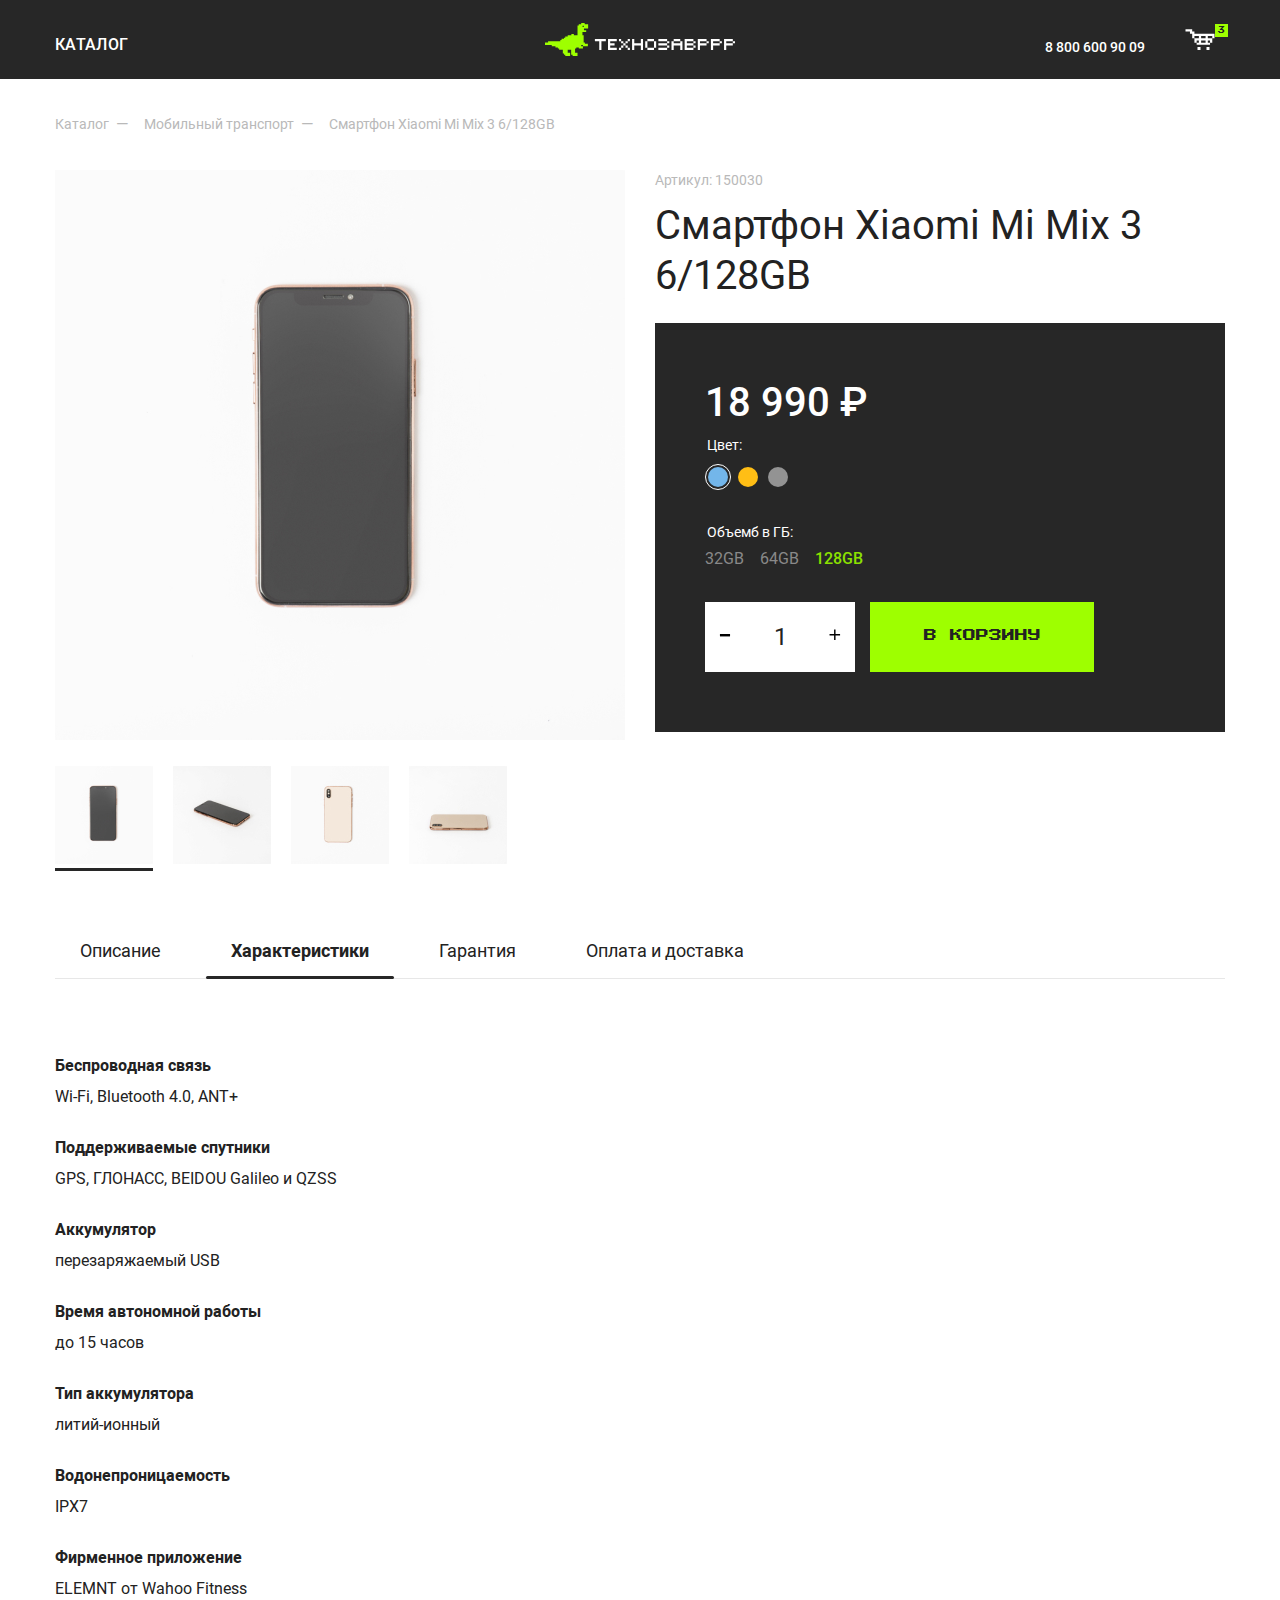
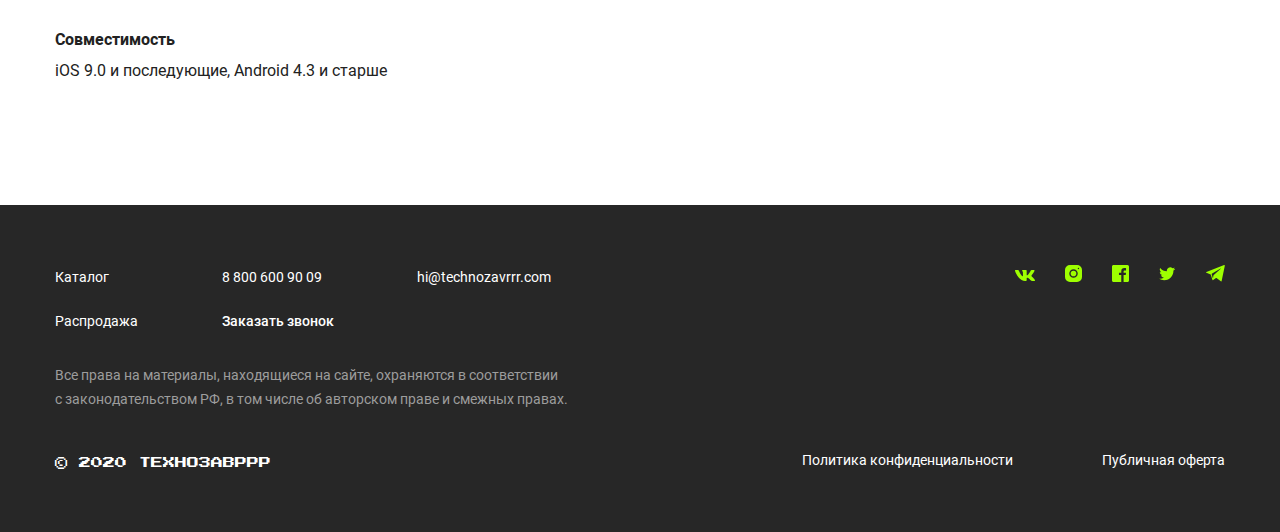
<file: item-property.html>
<!DOCTYPE html>
<html lang="ru">
<head>
  <meta charset="UTF-8">
  <meta name="viewport" content="width=device-width">
  <meta http-equiv="X-UA-Compatible" content="ie=edge">
  <link href="css/style.min.css" rel="stylesheet">
  <title>Каталог</title>
</head>
<body>
  <div style="display: none">
    <svg xmlns="http://www.w3.org/2000/svg" xmlns:xlink="http://www.w3.org/1999/xlink"><symbol id="icon-arrow-left" viewBox="0 0 8 14"><path d="M6 12H4v-2h2v2zm-2-2H2V8h2v2zM2 8H0V6h2v2zm2-2H2V4h2v2zm2-2H4V2h2v2zm2-2H6V0h2v2zm0 12H6v-2h2v2z"></path></symbol><symbol id="icon-arrow-right" viewBox="0 0 8 14"><path d="M2 2h2v2H2V2zm2 2h2v2H4V4zm2 2h2v2H6V6zM4 8h2v2H4V8zm-2 2h2v2H2v-2zm-2 2h2v2H0v-2zM0 0h2v2H0V0z"></path></symbol><symbol id="icon-arrow" viewBox="0 0 10 6"><path d="M1 1l4 4 4-4" stroke="#000" stroke-linecap="round"></path></symbol><symbol id="icon-cart" viewBox="0 0 29 21"><path d="M12 18v3h3v-3h-3zm9 0v3h3v-3h-3zM8.923 4.712V2.48h-2.23V.25H0v2.23h4.462v2.232h2.23v4.461h2.231v-2.23h4.462v2.23H8.923v4.462h2.23v-2.231h2.232v2.23h-2.231v2.231h13.384v-2.23h-2.23v-2.231h2.23v2.23h2.231v-4.46h-4.461V6.941h4.461v2.231H29v-4.46H8.923zm11.154 8.923h-4.462v-2.231h4.462v2.23zm0-4.462h-4.462v-2.23h4.462v2.23z"></path></symbol><symbol id="icon-close" viewBox="0 0 18 18"><path d="M17 1L1 17m16 0L1 1" stroke="#9D9D9D" stroke-width=".8"></path></symbol><symbol id="icon-facebook" viewBox="0 0 17 17"><path d="M15.454 0H1.545C.692 0 0 .692 0 1.545v13.91C0 16.308.692 17 1.545 17h7.728v-6.954H6.955V7.727h2.318V6.482c0-2.356 1.148-3.391 3.107-3.391.938 0 1.434.07 1.669.101V5.41h-1.336c-.831 0-1.122.439-1.122 1.328v.99h2.437l-.33 2.319H11.59V17h3.864c.853 0 1.545-.692 1.545-1.546V1.545A1.544 1.544 0 0015.454 0z"></path></symbol><symbol id="icon-insta" viewBox="0 0 17 17"><path d="M4.957 0A4.964 4.964 0 000 4.96v7.083A4.964 4.964 0 004.96 17h7.083A4.964 4.964 0 0017 12.04V4.957A4.964 4.964 0 0012.04 0H4.957zm8.501 2.833a.709.709 0 110 1.418.709.709 0 010-1.418zM8.5 4.25a4.254 4.254 0 014.25 4.25 4.254 4.254 0 01-4.25 4.25A4.254 4.254 0 014.25 8.5 4.254 4.254 0 018.5 4.25zm0 1.417a2.833 2.833 0 100 5.666 2.833 2.833 0 000-5.666z"></path></symbol><symbol id="icon-minus" viewBox="0 0 9 3"><path d="M8.287 2.574H.7V.765h7.587v1.809z"></path></symbol><symbol id="icon-plus" viewBox="0 0 12 12"><path d="M6.524 11.086h-1.43v-4.51H.54V5.102h4.554V.57h1.43v4.532h4.554v1.474H6.524v4.51z"></path></symbol><symbol id="icon-search" viewBox="0 0 20 20"><path clip-rule="evenodd" d="M13.224 3.097A7.16 7.16 0 113.097 13.224 7.16 7.16 0 0113.224 3.097zm.728 10.813a8.16 8.16 0 10-.042.042l-.7.7 5.049 5.05a1.02 1.02 0 101.442-1.443l-5.049-5.05-.7.7z"></path></symbol><symbol id="icon-telegram" viewBox="0 0 19 17"><path d="M.393 7.855l4.324 1.614 1.674 5.383a.509.509 0 00.809.243l2.41-1.965a.72.72 0 01.877-.024l4.348 3.156a.51.51 0 00.798-.308L18.818.634a.51.51 0 00-.682-.58L.388 6.902a.51.51 0 00.005.954zm5.729.755l8.451-5.206c.152-.093.308.112.178.233l-6.975 6.484a1.446 1.446 0 00-.448.865l-.238 1.76c-.031.236-.362.26-.426.032L5.75 9.567a.851.851 0 01.372-.957z"></path></symbol><symbol id="icon-twitter" viewBox="0 0 18 15"><path d="M17.062 2.007a7.009 7.009 0 01-2.01.55A3.51 3.51 0 0016.59.62a6.989 6.989 0 01-2.222.85 3.5 3.5 0 00-5.965 3.194 9.94 9.94 0 01-7.215-3.659c-.3.519-.473 1.12-.473 1.76a3.5 3.5 0 001.557 2.914 3.492 3.492 0 01-1.586-.438v.045a3.502 3.502 0 002.808 3.432 3.526 3.526 0 01-1.58.06 3.502 3.502 0 003.27 2.43A7.025 7.025 0 010 12.659a9.9 9.9 0 005.365 1.574c6.44 0 9.96-5.334 9.96-9.96 0-.15-.004-.302-.01-.452a7.116 7.116 0 001.745-1.81l.002-.003z"></path></symbol><symbol id="icon-vk" viewBox="0 0 20 11"><path clip-rule="evenodd" d="M19.541.745c.14-.43 0-.745-.662-.745h-2.188c-.556 0-.812.273-.951.573 0 0-1.113 2.512-2.69 4.143-.51.473-.741.623-1.02.623-.138 0-.347-.15-.347-.58V.745c0-.515-.154-.745-.618-.745H7.627c-.348 0-.557.24-.557.466 0 .488.788.6.87 1.975v2.984c0 .654-.128.773-.406.773-.742 0-2.546-2.523-3.617-5.41C3.707.227 3.497 0 2.938 0H.75C.125 0 0 .273 0 .573c0 .537.742 3.199 3.454 6.72C5.262 9.696 7.809 11 10.127 11c1.391 0 1.563-.29 1.563-.788V8.395c0-.58.132-.695.572-.695.325 0 .881.15 2.18 1.31 1.483 1.374 1.727 1.99 2.562 1.99h2.188c.625 0 .938-.29.757-.86-.197-.57-.905-1.396-1.845-2.375-.51-.558-1.275-1.16-1.507-1.46-.324-.387-.232-.558 0-.902 0 0 2.666-3.477 2.944-4.658z"></path></symbol></svg>
  </div>
  
  <header class="header">
    <div class="header__wrapper container">
      <span class="header__info">Каталог</span>

      <a class="header__logo" href="#">
        <img src="img/svg/logo-tech.svg" alt="Логотип интернет магазина Технозавррр" width="190" height="33">
      </a>

      <a class="header__tel" href="tel:8 800 600 90 09">
        8 800 600 90 09
      </a>

      <a class="header__cart" href="cart.html" aria-label="Корзина с товарами">
        <svg width="30" height="21" fill="currentColor">
          <use xlink:href="#icon-cart"></use>
        </svg>
        <span class="header__count" aria-label="Количество товаров">3</span>
      </a>  
    </div>
  </header>

  <main class="content container">
    <div class="content__top">
      <ul class="breadcrumbs">
        <li class="breadcrumbs__item">
          <a class="breadcrumbs__link" href="index.html">
            Каталог
          </a>
        </li>
        <li class="breadcrumbs__item">
          <a class="breadcrumbs__link" href="#">
            Мобильный транспорт
          </a>
        </li>
        <li class="breadcrumbs__item">
          <a class="breadcrumbs__link">
            Смартфон Xiaomi Mi Mix 3 6/128GB
          </a>
        </li>
      </ul>
    </div>

    <section class="item">
      <div class="item__pics pics">
        <div class="pics__wrapper">
          <img width="570" height="570" src="img/phone-square.jpg" srcset="img/phone-square@2x.jpg 2x" alt="Название товара">
        </div>
        <ul class="pics__list">
          <li class="pics__item">
            <a href="" class="pics__link pics__link--current">
              <img width="98" height="98" src="img/phone-square-1.jpg" srcset="img/phone-square-1@2x.jpg 2x" alt="Название товара">
            </a>
          </li>
          <li class="pics__item">
            <a href="" class="pics__link">
              <img width="98" height="98" src="img/phone-square-2.jpg" srcset="img/phone-square-2@2x.jpg 2x" alt="Название товара">
            </a>
          </li>
          <li class="pics__item">
            <a href="" class="pics__link">
              <img width="98" height="98" src="img/phone-square-3.jpg" srcset="img/phone-square-3@2x.jpg 2x" alt="Название товара">
            </a>
          </li>
          <li class="pics__item">
            <a class="pics__link" href="#">
              <img width="98" height="98" src="img/phone-square-4.jpg" srcset="img/phone-square-4@2x.jpg 2x" alt="Название товара">
            </a>
          </li>
        </ul>
      </div>

      <div class="item__info">
        <span class="item__code">Артикул: 150030</span>
        <h2 class="item__title">
          Смартфон Xiaomi Mi Mix 3 6/128GB
        </h2>
        <div class="item__form">
          <form class="form" action="#" method="POST">
            <b class="item__price">
              18 990 ₽
            </b>

            <fieldset class="form__block">
              <legend class="form__legend">Цвет:</legend>
              <ul class="colors">
                <li class="colors__item">
                  <label class="colors__label">
                    <input class="colors__radio sr-only" type="radio" name="color-item" value="blue" checked="">
                    <span class="colors__value" style="background-color: #73B6EA;">
                    </span>
                  </label>
                </li>
                <li class="colors__item">
                  <label class="colors__label">
                    <input class="colors__radio sr-only" type="radio" name="color-item" value="yellow">
                    <span class="colors__value" style="background-color: #FFBE15;">
                    </span>
                  </label>
                </li>
                <li class="colors__item">
                  <label class="colors__label">
                    <input class="colors__radio sr-only" type="radio" name="color-item" value="gray">
                    <span class="colors__value" style="background-color: #939393;">
                  </span></label>
                </li>
              </ul>
            </fieldset>

            <fieldset class="form__block">
              <legend class="form__legend">Объемб в ГБ:</legend>

              <ul class="sizes sizes--primery">
                <li class="sizes__item">
                  <label class="sizes__label">
                    <input class="sizes__radio sr-only" type="radio" name="sizes-item" value="32">
                    <span class="sizes__value">
                      32gb
                    </span>
                  </label>
                </li>
                <li class="sizes__item">
                  <label class="sizes__label">
                    <input class="sizes__radio sr-only" type="radio" name="sizes-item" value="64">
                    <span class="sizes__value">
                      64gb
                    </span>
                  </label>
                </li>
                <li class="sizes__item">
                  <label class="sizes__label">
                    <input class="sizes__radio sr-only" type="radio" name="sizes-item" value="128" checked="">
                    <span class="sizes__value">
                      128gb
                    </span>
                  </label>
                </li>
              </ul>
            </fieldset>

            <div class="item__row">
              <div class="form__counter">
                <button type="button" aria-label="Убрать один товар">
                  <svg width="12" height="12" fill="currentColor">
                    <use xlink:href="#icon-minus"></use>
                  </svg>
                </button>

                <input type="text" value="1" name="count">

                <button type="button" aria-label="Добавить один товар">
                  <svg width="12" height="12" fill="currentColor">
                    <use xlink:href="#icon-plus"></use>
                  </svg>
                </button>
              </div>

              <button class="button button--primery" type="submit">
                В корзину
              </button>
            </div>
          </form>
        </div>
      </div>

      <div class="item__desc">
        <ul class="tabs">
          <li class="tabs__item">
            <a class="tabs__link">
              Описание
            </a>
          </li>
          <li class="tabs__item">
            <a class="tabs__link tabs__link--current" href="#">
              Характеристики
            </a>
          </li>
          <li class="tabs__item">
            <a class="tabs__link" href="#">
              Гарантия
            </a>
          </li>
          <li class="tabs__item">
            <a class="tabs__link" href="#">
              Оплата и доставка
            </a>
          </li>
        </ul>

        <div class="item__content">
            <h3>Беспроводная связь</h3>
            <p>Wi-Fi, Bluetooth 4.0, ANT+</p> 

            <h3>Поддерживаемые спутники</h3>
            <p>GPS, ГЛОНАСС, BEIDOU Galileo и QZSS</p>

            <h3>Аккумулятор</h3>
            <p>перезаряжаемый USB</p>

            <h3>Время автономной работы</h3>
            <p>до 15 часов</p>

            <h3>Тип аккумулятора</h3>
            <p>литий-ионный</p>

            <h3>Водонепроницаемость</h3>
            <p>IPX7</p>

            <h3>Фирменное приложение</h3>
            <p>ELEMNT от Wahoo Fitness</p> 

            <h3>Совместимость</h3>
            <p>iOS 9.0 и последующие, Android 4.3 и старше</p>
        </div>
      </div>
    </section>
  </main>

  <footer class="footer">
    <div class="footer__wrapper container">
      <ul class="footer__links">
        <li>
          <a class="footer__link" href="#">
            Каталог
          </a>
        </li>
        <li>
          <a class="footer__link" href="tel:88006009009">
            8 800 600 90 09
          </a>
        </li>
        <li>
          <a class="footer__link" href="mailto:hi@technozavrrr.com">
            hi@technozavrrr.com
          </a>
        </li>
        <li>
          <a class="footer__link" href="#">
            Распродажа
          </a>
        </li>
        <li>
          <a class="footer__link footer__link--medium" href="#">
            Заказать звонок
          </a>
        </li>
      </ul>

      <ul class="footer__social social">
        <li class="social__item">
          <a class="social__link" href="#" aria-label="Вконтакте">
            <svg width="20" height="11" fill="currentColor">
              <use xlink:href="#icon-vk"></use>
            </svg>
          </a>
        </li>
        <li class="social__item">
          <a class="social__link" href="#" aria-label="Инстаграм">
            <svg width="17" height="17" fill="currentColor">
              <use xlink:href="#icon-insta"></use>
            </svg>
          </a>
        </li>
        <li class="social__item">
          <a class="social__link" href="#" aria-label="Facebook">
            <svg width="17" height="17" fill="currentColor">
              <use xlink:href="#icon-facebook"></use>
            </svg>
          </a>
        </li>
        <li class="social__item">
          <a class="social__link" href="#" aria-label="Twitter">
            <svg width="17" height="14" fill="currentColor">
              <use xlink:href="#icon-twitter"></use>
            </svg>
          </a>
        </li>
        <li class="social__item">
          <a class="social__link" href="#" aria-label="Telegram">
            <svg width="19" height="17" fill="currentColor">
              <use xlink:href="#icon-telegram"></use>
            </svg>
          </a>
        </li>
      </ul>

      <p class="footer__desc">
        Все права на&nbsp;материалы, находящиеся на&nbsp;сайте, охраняются в&nbsp;соответствии  с&nbsp;законодательством&nbsp;РФ, 
        в&nbsp;том числе об&nbsp;авторском праве и&nbsp;смежных правах.
      </p>
      
      <ul class="footer__data">
        <li>
          <a class="footer__link" href="#" target="_blank" rel="noopener" type="application/pdf">
            Политика конфиденциальности
          </a>
        </li>
        <li>
          <a class="footer__link" href="#" target="_blank" rel="noopener" type="application/pdf">
            Публичная оферта
          </a>
        </li>
      </ul>

      <span class="footer__copyright">
        © 2020 Технозавррр
      </span>
    </div>
  </footer>
</body>
</html>
</file>
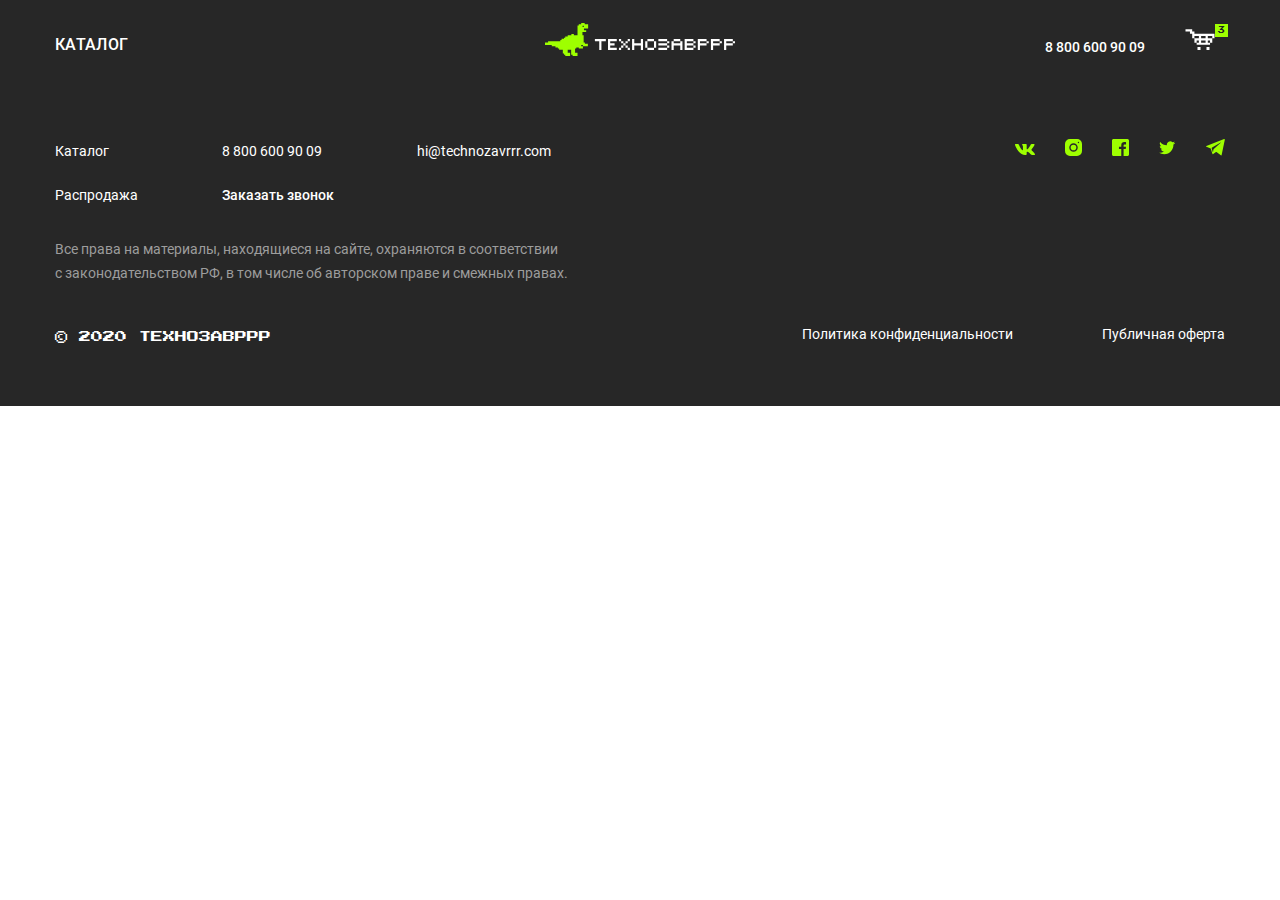
<file: item.html>
<!DOCTYPE html>
<html lang="ru">
<head>
  <meta charset="UTF-8">
  <meta name="viewport" content="width=device-width">
  <meta http-equiv="X-UA-Compatible" content="ie=edge">
  <link href="css/style.min.css" rel="stylesheet">
  <title>Каталог</title>
</head>
<body>
  <div style="display: none">
    <svg xmlns="http://www.w3.org/2000/svg" xmlns:xlink="http://www.w3.org/1999/xlink"><symbol id="icon-arrow-left" viewBox="0 0 8 14"><path d="M6 12H4v-2h2v2zm-2-2H2V8h2v2zM2 8H0V6h2v2zm2-2H2V4h2v2zm2-2H4V2h2v2zm2-2H6V0h2v2zm0 12H6v-2h2v2z"></path></symbol><symbol id="icon-arrow-right" viewBox="0 0 8 14"><path d="M2 2h2v2H2V2zm2 2h2v2H4V4zm2 2h2v2H6V6zM4 8h2v2H4V8zm-2 2h2v2H2v-2zm-2 2h2v2H0v-2zM0 0h2v2H0V0z"></path></symbol><symbol id="icon-arrow" viewBox="0 0 10 6"><path d="M1 1l4 4 4-4" stroke="#000" stroke-linecap="round"></path></symbol><symbol id="icon-cart" viewBox="0 0 29 21"><path d="M12 18v3h3v-3h-3zm9 0v3h3v-3h-3zM8.923 4.712V2.48h-2.23V.25H0v2.23h4.462v2.232h2.23v4.461h2.231v-2.23h4.462v2.23H8.923v4.462h2.23v-2.231h2.232v2.23h-2.231v2.231h13.384v-2.23h-2.23v-2.231h2.23v2.23h2.231v-4.46h-4.461V6.941h4.461v2.231H29v-4.46H8.923zm11.154 8.923h-4.462v-2.231h4.462v2.23zm0-4.462h-4.462v-2.23h4.462v2.23z"></path></symbol><symbol id="icon-close" viewBox="0 0 18 18"><path d="M17 1L1 17m16 0L1 1" stroke="#9D9D9D" stroke-width=".8"></path></symbol><symbol id="icon-facebook" viewBox="0 0 17 17"><path d="M15.454 0H1.545C.692 0 0 .692 0 1.545v13.91C0 16.308.692 17 1.545 17h7.728v-6.954H6.955V7.727h2.318V6.482c0-2.356 1.148-3.391 3.107-3.391.938 0 1.434.07 1.669.101V5.41h-1.336c-.831 0-1.122.439-1.122 1.328v.99h2.437l-.33 2.319H11.59V17h3.864c.853 0 1.545-.692 1.545-1.546V1.545A1.544 1.544 0 0015.454 0z"></path></symbol><symbol id="icon-insta" viewBox="0 0 17 17"><path d="M4.957 0A4.964 4.964 0 000 4.96v7.083A4.964 4.964 0 004.96 17h7.083A4.964 4.964 0 0017 12.04V4.957A4.964 4.964 0 0012.04 0H4.957zm8.501 2.833a.709.709 0 110 1.418.709.709 0 010-1.418zM8.5 4.25a4.254 4.254 0 014.25 4.25 4.254 4.254 0 01-4.25 4.25A4.254 4.254 0 014.25 8.5 4.254 4.254 0 018.5 4.25zm0 1.417a2.833 2.833 0 100 5.666 2.833 2.833 0 000-5.666z"></path></symbol><symbol id="icon-minus" viewBox="0 0 9 3"><path d="M8.287 2.574H.7V.765h7.587v1.809z"></path></symbol><symbol id="icon-plus" viewBox="0 0 12 12"><path d="M6.524 11.086h-1.43v-4.51H.54V5.102h4.554V.57h1.43v4.532h4.554v1.474H6.524v4.51z"></path></symbol><symbol id="icon-search" viewBox="0 0 20 20"><path clip-rule="evenodd" d="M13.224 3.097A7.16 7.16 0 113.097 13.224 7.16 7.16 0 0113.224 3.097zm.728 10.813a8.16 8.16 0 10-.042.042l-.7.7 5.049 5.05a1.02 1.02 0 101.442-1.443l-5.049-5.05-.7.7z"></path></symbol><symbol id="icon-telegram" viewBox="0 0 19 17"><path d="M.393 7.855l4.324 1.614 1.674 5.383a.509.509 0 00.809.243l2.41-1.965a.72.72 0 01.877-.024l4.348 3.156a.51.51 0 00.798-.308L18.818.634a.51.51 0 00-.682-.58L.388 6.902a.51.51 0 00.005.954zm5.729.755l8.451-5.206c.152-.093.308.112.178.233l-6.975 6.484a1.446 1.446 0 00-.448.865l-.238 1.76c-.031.236-.362.26-.426.032L5.75 9.567a.851.851 0 01.372-.957z"></path></symbol><symbol id="icon-twitter" viewBox="0 0 18 15"><path d="M17.062 2.007a7.009 7.009 0 01-2.01.55A3.51 3.51 0 0016.59.62a6.989 6.989 0 01-2.222.85 3.5 3.5 0 00-5.965 3.194 9.94 9.94 0 01-7.215-3.659c-.3.519-.473 1.12-.473 1.76a3.5 3.5 0 001.557 2.914 3.492 3.492 0 01-1.586-.438v.045a3.502 3.502 0 002.808 3.432 3.526 3.526 0 01-1.58.06 3.502 3.502 0 003.27 2.43A7.025 7.025 0 010 12.659a9.9 9.9 0 005.365 1.574c6.44 0 9.96-5.334 9.96-9.96 0-.15-.004-.302-.01-.452a7.116 7.116 0 001.745-1.81l.002-.003z"></path></symbol><symbol id="icon-vk" viewBox="0 0 20 11"><path clip-rule="evenodd" d="M19.541.745c.14-.43 0-.745-.662-.745h-2.188c-.556 0-.812.273-.951.573 0 0-1.113 2.512-2.69 4.143-.51.473-.741.623-1.02.623-.138 0-.347-.15-.347-.58V.745c0-.515-.154-.745-.618-.745H7.627c-.348 0-.557.24-.557.466 0 .488.788.6.87 1.975v2.984c0 .654-.128.773-.406.773-.742 0-2.546-2.523-3.617-5.41C3.707.227 3.497 0 2.938 0H.75C.125 0 0 .273 0 .573c0 .537.742 3.199 3.454 6.72C5.262 9.696 7.809 11 10.127 11c1.391 0 1.563-.29 1.563-.788V8.395c0-.58.132-.695.572-.695.325 0 .881.15 2.18 1.31 1.483 1.374 1.727 1.99 2.562 1.99h2.188c.625 0 .938-.29.757-.86-.197-.57-.905-1.396-1.845-2.375-.51-.558-1.275-1.16-1.507-1.46-.324-.387-.232-.558 0-.902 0 0 2.666-3.477 2.944-4.658z"></path></symbol></svg>
  </div>
  
  <header class="header">
    <div class="header__wrapper container">
      <span class="header__info">Каталог</span>

      <a class="header__logo" href="#">
        <img src="img/svg/logo-tech.svg" alt="Логотип интернет магазина Технозавррр" width="190" height="33">
      </a>

      <a class="header__tel" href="tel:8 800 600 90 09">
        8 800 600 90 09
      </a>

      <a class="header__cart"  aria-label="Корзина с товарами">
        <svg width="30" height="21" fill="currentColor">
          <use xlink:href="#icon-cart"></use>
        </svg>
        <span class="header__count" aria-label="Количество товаров">3</span>
      </a>  
    </div>
  </header>

  

  <footer class="footer">
    <div class="footer__wrapper container">
      <ul class="footer__links">
        <li>
          <a class="footer__link" href="#">
            Каталог
          </a>
        </li>
        <li>
          <a class="footer__link" href="tel:88006009009">
            8 800 600 90 09
          </a>
        </li>
        <li>
          <a class="footer__link" href="mailto:hi@technozavrrr.com">
            hi@technozavrrr.com
          </a>
        </li>
        <li>
          <a class="footer__link" href="#">
            Распродажа
          </a>
        </li>
        <li>
          <a class="footer__link footer__link--medium" href="#">
            Заказать звонок
          </a>
        </li>
      </ul>

      <ul class="footer__social social">
        <li class="social__item">
          <a class="social__link" href="#" aria-label="Вконтакте">
            <svg width="20" height="11" fill="currentColor">
              <use xlink:href="#icon-vk"></use>
            </svg>
          </a>
        </li>
        <li class="social__item">
          <a class="social__link" href="#" aria-label="Инстаграм">
            <svg width="17" height="17" fill="currentColor">
              <use xlink:href="#icon-insta"></use>
            </svg>
          </a>
        </li>
        <li class="social__item">
          <a class="social__link" href="#" aria-label="Facebook">
            <svg width="17" height="17" fill="currentColor">
              <use xlink:href="#icon-facebook"></use>
            </svg>
          </a>
        </li>
        <li class="social__item">
          <a class="social__link" href="#" aria-label="Twitter">
            <svg width="17" height="14" fill="currentColor">
              <use xlink:href="#icon-twitter"></use>
            </svg>
          </a>
        </li>
        <li class="social__item">
          <a class="social__link" href="#" aria-label="Telegram">
            <svg width="19" height="17" fill="currentColor">
              <use xlink:href="#icon-telegram"></use>
            </svg>
          </a>
        </li>
      </ul>

      <p class="footer__desc">
        Все права на&nbsp;материалы, находящиеся на&nbsp;сайте, охраняются в&nbsp;соответствии с&nbsp;законодательством&nbsp;РФ, 
        в&nbsp;том числе об&nbsp;авторском праве и&nbsp;смежных правах.
      </p>
      
      <ul class="footer__data">
        <li>
          <a class="footer__link" href="#" target="_blank" rel="noopener" type="application/pdf">
            Политика конфиденциальности
          </a>
        </li>
        <li>
          <a class="footer__link" href="#" target="_blank" rel="noopener" type="application/pdf">
            Публичная оферта
          </a>
        </li>
      </ul>

      <span class="footer__copyright">
        © 2020 Технозавррр
      </span>
    </div>
  </footer>
</body>
</html>
</file>
<file: css/style.min.css>
@charset "UTF-8";

@font-face {
    font-display: swap;
    font-weight: 300;
    font-family: 'Roboto';
    font-style: normal;
    src: url(../fonts/Roboto-light.woff2) format("woff2")
}

@font-face {
    font-display: swap;
    font-weight: 400;
    font-family: 'Roboto';
    font-style: normal;
    src: url(../fonts/Roboto-Regular.woff2) format("woff2")
}

@font-face {
    font-display: swap;
    font-weight: 500;
    font-family: 'Roboto';
    font-style: normal;
    src: url(../fonts/Roboto-Medium.woff2) format("woff2")
}

@font-face {
    font-display: swap;
    font-weight: 700;
    font-family: 'Roboto';
    font-style: normal;
    src: url(../fonts/Roboto-Bold.woff2) format("woff2")
}

@font-face {
    font-display: swap;
    font-weight: 400;
    font-family: 'PressStart';
    font-style: normal;
    src: url(../fonts/PressStart2P-Regular.woff2) format("woff2")
}

html {
    -webkit-box-sizing: border-box;
    box-sizing: border-box
}

*,
::after,
::before {
    -webkit-box-sizing: inherit;
    box-sizing: inherit
}

body {
    min-width: 320px;
    min-height: 100vh;
    margin: 0;
    background-color: #fff;
    display: -webkit-box;
    display: -ms-flexbox;
    display: flex;
    -webkit-box-orient: vertical;
    -webkit-box-direction: normal;
    -ms-flex-direction: column;
    flex-direction: column;
    font-family: "Roboto", "Arial", sans-serif;
    font-size: 16px;
    line-height: 1.3;
    color: #222;
    -webkit-tap-highlight-color: transparent;
    -webkit-font-smoothing: antialiased;
    -moz-osx-font-smoothing: grayscale
}

img {
    max-width: 100%;
    height: auto;
    -o-object-fit: contain;
    object-fit: contain
}

a {
    text-decoration: none
}

.sr-only {
    position: absolute;
    width: 1px;
    height: 1px;
    margin: -1px;
    padding: 0;
    border: 0;
    overflow: hidden;
    clip: rect(0, 0, 0, 0)
}

.container {
    width: 1200px;
    margin: 0 auto;
    padding-left: 15px;
    padding-right: 15px
}

.button {
    margin: 0;
    border: 0;
    font: inherit;
    background-color: transparent;
    -webkit-tap-highlight-color: transparent;
    display: inline-block;
    padding: 25px 15px;
    -webkit-transition: all .2s ease;
    transition: all .2s ease;
    vertical-align: middle;
    text-transform: uppercase;
    cursor: pointer
}

.button:disabled {
    opacity: .5;
    cursor: not-allowed
}

.button--primery {
    background-color: #9eff00;
    border: 1px solid #9eff00;
    font-family: "PressStart";
    color: #222;
    font-size: 13px
}

.button--primery:not(:disabled):focus,
.button--primery:not(:disabled):hover {
    background-color: transparent;
    color: #fff
}

.button--second {
    background-color: transparent;
    border: 1px solid #fff;
    padding: 15px;
    color: #fff;
    font-size: 14px
}

.button--second:not(:disabled):focus,
.button--second:not(:disabled):hover {
    background-color: #fff;
    color: #222
}

.button-del {
    margin: 0;
    padding: 0;
    border: 0;
    font: inherit;
    background-color: transparent;
    -webkit-tap-highlight-color: transparent;
    width: 20px;
    height: 20px
}

.header {
    background-color: #272727
}

.header__wrapper {
    display: grid;
    grid-template-columns: 380px 1fr 300px 40px;
    grid-column-gap: 40px;
    -webkit-box-align: end;
    -ms-flex-align: end;
    align-items: flex-end;
    -webkit-box-pack: justify;
    -ms-flex-pack: justify;
    justify-content: space-between;
    padding-top: 23px;
    padding-bottom: 23px
}

.header__info {
    font-size: 16px;
    font-weight: 500;
    letter-spacing: .02em;
    color: #fff;
    text-transform: uppercase
}

.header__logo {
    display: block;
    width: 190px;
    height: 33px;
    margin: 0 auto
}

.header__tel {
    margin-left: auto;
    font-size: 14px;
    font-weight: 500;
    color: #fff
}

.header__cart {
    position: relative;
    height: 27px;
    color: #fff
}

.header__count {
    position: absolute;
    top: -5px;
    right: -3px;
    background-color: #9eff00;
    padding: 3px;
    font-family: "PressStart";
    font-size: 7px;
    line-height: 1;
    color: #222
}

.content {
    -webkit-box-flex: 1;
    -ms-flex-positive: 1;
    flex-grow: 1;
    padding-top: 35px;
    padding-bottom: 100px
}

.content__top {
    margin-bottom: 35px
}

.content__top--catalog {
    margin-left: 310px;
    text-align: center
}

.content__breadcrumbs {
    margin-bottom: 10px
}

.content__title {
    margin: 10px 0;
    font-family: "PressStart";
    font-size: 25px;
    line-height: 35px;
    text-transform: uppercase
}

.content__title span {
    font-family: "Roboto", "Arial", sans-serif;
    font-weight: 500;
    font-size: 18px;
    vertical-align: top;
    color: #000
}

.content__info {
    font-size: 16px;
    font-weight: 300;
    line-height: 1;
    color: #9d9d9d
}

.content__catalog {
    display: grid;
    grid-template-columns: 290px 1fr;
    grid-gap: 20px;
    -webkit-box-align: start;
    -ms-flex-align: start;
    align-items: flex-start
}

.filter {
    background-color: #272727;
    color: #fff
}

.filter__title {
    margin: 0;
    padding: 25px;
    border-bottom: 4px dashed #fff;
    font-family: "PressStart";
    font-size: 16px;
    line-height: 1;
    text-transform: uppercase
}

.filter__form {
    padding: 35px 25px 60px
}

.filter__submit {
    width: 100%;
    margin-bottom: 15px
}

.filter__reset {
    width: 144px
}

.form__block {
    border: 0;
    padding: 0;
    margin: 0 0 35px
}

.form__legend {
    margin-bottom: 12px;
    font-size: 14px;
    line-height: 1
}

.form__label {
    position: relative;
    display: block;
    background-color: #fff;
    color: #737373
}

.form__label:not(:last-child) {
    margin-bottom: 25px
}

.form__label--price::after {
    content: '₽';
    position: absolute;
    top: 32px;
    right: 20px;
    font-size: 16px;
    line-height: 1;
    color: #222
}

.form__label--select::after {
    content: '';
    position: absolute;
    top: 50%;
    right: 20px;
    -webkit-transform: translateY(-50%);
    transform: translateY(-50%);
    width: 14px;
    height: 7px;
    background-image: url(../img/svg/icon-arrow-bottom.svg);
    background-repeat: no-repeat;
    background-size: contain
}

.form__value {
    position: absolute;
    top: 10px;
    left: 20px;
    font-size: 12px;
    line-height: 1;
    color: #737373;
    font-weight: 300
}

.form__input {
    padding: 28px 45px 13px 20px;
    width: 100%;
    height: 65px;
    border-radius: 0;
    background-color: transparent;
    border: 1px solid #cfcfcf;
    -webkit-box-shadow: none;
    box-shadow: none;
    -webkit-transition: all .2s ease;
    transition: all .2s ease;
    color: #222;
    font-size: 16px;
    font-family: inherit;
    line-height: 1
}

.form__input:focus,
.form__input:hover {
    outline: 0;
    border-color: #272727
}

.form__input--area {
    height: 140px;
    resize: none
}

.form__select {
    width: 100%;
    height: 52px;
    border-radius: 0;
    border: 0;
    -webkit-appearance: none;
    -moz-appearance: none;
    appearance: none;
    padding: 14px 35px 14px 18px;
    color: #222;
    font-size: 16px;
    font-family: inherit;
    line-height: 1
}

.form__counter {
    display: -webkit-box;
    display: -ms-flexbox;
    display: flex;
    width: 150px;
    height: 70px;
    background-color: #fff
}

.form__counter button,
.form__counter input {
    height: 70px;
    background-color: transparent;
    border: 0;
    font: inherit
}

.form__counter button {
    margin: 0;
    padding: 0;
    -webkit-tap-highlight-color: transparent;
    display: block;
    -ms-flex-negative: 0;
    flex-shrink: 0;
    width: 40px
}

.form__counter input {
    padding: 23px 5px;
    width: 70px;
    border-radius: 0;
    -webkit-box-shadow: none;
    box-shadow: none;
    color: #222;
    font-size: 24px;
    line-height: 1;
    text-align: center
}

.form__error {
    position: absolute;
    bottom: -17px;
    left: 20px;
    font-size: 11px;
    line-height: 14px;
    color: #ff4d00
}

.form__error-block {
    padding: 25px 30px;
    border: 3px solid #ff4d00;
    border-radius: 1px
}

.form__error-block h4 {
    margin: 0 0 4px;
    font-weight: 500;
    font-size: 17px;
    line-height: 24px;
    color: #ff4d00
}

.form__error-block p {
    margin: 0;
    font-size: 13px;
    color: #000
}

.colors {
    margin: 0;
    padding: 0;
    list-style: none;
    --border-color: #fff;
    display: -webkit-box;
    display: -ms-flexbox;
    display: flex;
    -webkit-box-align: center;
    -ms-flex-align: center;
    align-items: center;
    -ms-flex-wrap: wrap;
    flex-wrap: wrap
}

.colors--black {
    --border-color: #222
}

.colors__item:not(:last-child) {
    margin-right: 4px
}

.colors__label {
    position: relative;
    cursor: pointer;
    display: block;
    border-radius: 50%;
    padding: 3px
}

.colors__value,
.colors__value::before {
    border-radius: 50%;
    -webkit-transition: all .2s ease;
    transition: all .2s ease
}

.colors__value {
    display: block;
    width: 20px;
    height: 20px
}

.colors__value::before {
    content: '';
    position: absolute;
    top: 50%;
    left: 50%;
    -webkit-transform: translate(-50%, -50%);
    transform: translate(-50%, -50%);
    width: 26px;
    height: 26px;
    border: 1px solid transparent
}

.colors__label:focus .colors__value::before,
.colors__label:hover .colors__value::before,
.colors__radio:checked~.colors__value::before {
    border-color: var(--border-color)
}

.colors__radio:focus~.colors__value::before {
    opacity: .7
}

.check-list {
    margin: 0;
    padding: 0;
    list-style: none
}

.check-list__item:not(:last-child) {
    margin-bottom: 13px
}

.check-list__label {
    display: block;
    cursor: pointer
}

.check-list__desc {
    position: relative;
    display: block;
    padding-left: 32px;
    padding-top: 3px;
    padding-bottom: 3px;
    font-size: 16px;
    line-height: 1
}

.check-list__desc::after,
.check-list__desc::before {
    content: '';
    position: absolute;
    top: 50%;
    -webkit-transform: translateY(-50%);
    transform: translateY(-50%)
}

.check-list__desc::before {
    left: 0;
    width: 22px;
    height: 22px;
    background-color: #fff
}

.check-list__desc::after {
    opacity: 0;
    left: 4px;
    width: 16px;
    height: 13px;
    background-image: url("data:image/svg+xml,%3Csvg viewBox='0 0 20 16' fill='none' xmlns='http://www.w3.org/2000/svg'%3E%3Cpath d='M2 8l5 5L18 2' stroke='%23000' stroke-width='3'/%3E%3C/svg%3E");
    background-repeat: no-repeat;
    background-size: contain;
    -webkit-transition: all .2s ease;
    transition: all .2s ease
}

.check-list__desc span {
    color: #737373
}

.check-list__label:focus .check-list__desc::after,
.check-list__label:hover .check-list__desc::after {
    opacity: .3
}

.check-list__check:checked~.check-list__desc::after {
    opacity: 1
}

.breadcrumbs {
    margin: 0;
    padding: 0;
    list-style: none;
    display: -webkit-box;
    display: -ms-flexbox;
    display: flex;
    -webkit-box-align: center;
    -ms-flex-align: center;
    align-items: center;
    -ms-flex-wrap: wrap;
    flex-wrap: wrap
}

.breadcrumbs__item {
    position: relative
}

.breadcrumbs__item:not(:last-child) {
    padding-right: 35px
}

.breadcrumbs__item:not(:last-child)::after {
    content: '—';
    position: absolute;
    top: 50%;
    right: 15px;
    -webkit-transform: translateY(-50%);
    transform: translateY(-50%);
    color: #b9b9b9
}

.breadcrumbs__link {
    font-size: 14px;
    line-height: 1;
    color: #b9b9b9;
    -webkit-transition: all .2s ease;
    transition: all .2s ease
}

.breadcrumbs__link[href]:focus,
.breadcrumbs__link[href]:hover {
    color: #222
}

.pics__wrapper {
    margin-bottom: 20px
}

.pics__list {
    margin: 0;
    padding: 0;
    list-style: none;
    display: grid;
    grid-template-columns: repeat(5, 1fr);
    grid-gap: 20px
}

.pics__link {
    border-bottom: 3px solid transparent;
    -webkit-transition: all .2s ease;
    transition: all .2s ease
}

.pics__link:focus,
.pics__link:hover {
    border-color: #272727
}

.pics__link--current {
    border-color: #272727
}

.tabs {
    margin: 0;
    padding: 0;
    list-style: none;
    display: -webkit-box;
    display: -ms-flexbox;
    display: flex;
    -webkit-box-align: center;
    -ms-flex-align: center;
    align-items: center;
    border-bottom: 1px solid #e7e7e7
}

.tabs__item:not(:last-child) {
    margin-right: 20px
}

.tabs__link {
    position: relative;
    display: block;
    padding: 15px 25px;
    font-size: 18px;
    color: #222
}

.tabs__link::after {
    content: '';
    position: absolute;
    bottom: -15px;
    left: 0;
    width: 100%;
    height: 3px;
    border-radius: 20px;
    background-color: transparent;
    -webkit-transition: all .2s ease;
    transition: all .2s ease
}

.tabs__link:focus::after,
.tabs__link:hover::after {
    bottom: -1px;
    background-color: #272727
}

.tabs__link--current {
    font-weight: 700
}

.tabs__link--current::after {
    bottom: -1px;
    background-color: #272727
}

.cart__field {
    grid-row: 1/3
}

.cart__list {
    margin: 0;
    padding: 0;
    list-style: none
}

.cart__item:not(:last-child) {
    margin-bottom: 60px
}

.cart__form {
    display: grid;
    grid-template-columns: 1fr 370px;
    grid-template-rows: auto 1fr;
    grid-gap: 20px 50px;
    -webkit-box-align: start;
    -ms-flex-align: start;
    align-items: flex-start
}

.cart__block {
    background-color: #272727;
    padding: 35px 30px;
    color: #fff
}

.cart__button {
    margin-top: 20px;
    width: 100%
}

.cart__desc,
.cart__price {
    margin: 0 0 15px;
    font-size: 16px;
    line-height: 22px
}

.cart__price {
    font-size: 30px;
    line-height: 48px
}

.cart__price span {
    font-weight: 500;
    font-size: 34px;
    line-height: 48px
}

.cart__data {
    display: grid;
    grid-template-columns: repeat(2, 1fr);
    grid-gap: 5px 30px;
    padding-bottom: 25px;
    margin-bottom: 15px
}

.cart__data label:not(:nth-child(4)):not(:nth-child(3)) {
    grid-column: 1/-1
}

.cart__title {
    margin: 0 0 20px;
    font-family: "PressStart";
    font-size: 14px;
    line-height: 24px;
    text-transform: uppercase
}

.cart__options:not(:last-child) {
    margin-bottom: 40px
}

.cart__orders {
    list-style: none;
    padding: 0 30px 25px;
    margin: 0 -30px 25px;
    border-bottom: 4px dashed #fff
}

.cart__order {
    display: grid;
    grid-template-columns: 1fr 90px;
    grid-gap: 5px 20px
}

.cart__order:not(:last-child) {
    margin-bottom: 20px
}

.cart__order h3 {
    margin: 0;
    font-size: 16px;
    line-height: 22px
}

.cart__order b {
    font-weight: 500;
    font-size: 16px;
    line-height: 24px
}

.cart__order span {
    font-size: 12px;
    line-height: 1;
    color: #9d9d9d
}

.cart__total p {
    margin: 0
}

.cart__total p:not(:last-child) {
    margin-bottom: 5px
}

.cart__error {
    grid-column: 2/3
}

.cart__message {
    margin: 0 0 50px;
    font-size: 16px;
    line-height: 24px;
    color: #000
}

.product {
    display: grid;
    grid-template-columns: 120px 280px 140px auto 20px;
    grid-template-rows: repeat(3, -webkit-min-content);
    grid-template-rows: repeat(3, min-content);
    -webkit-box-align: center;
    -ms-flex-align: center;
    align-items: center;
    grid-gap: 10px 20px
}

.product__pic {
    align-self: flex-start;
    grid-column: 1/2;
    grid-row: 1/4
}

.product__info,
.product__title {
    margin: 0;
    grid-column: 2/3;
    grid-row: 1/2;
    font-size: 16px;
    line-height: 22px
}

.product__info {
    grid-row: 2/3;
    font-size: 14px;
    line-height: 1;
    color: #737373
}

.product__info--color span {
    position: relative;
    display: inline-block;
    padding-left: 30px;
    vertical-align: top
}

.options__value::before,
.product__info--color span i {
    position: absolute;
    top: 50%;
    -webkit-transform: translateY(-50%);
    transform: translateY(-50%);
    width: 20px;
    height: 20px;
    border-radius: 50%
}

.product__info--color span i {
    left: 5px;
    display: block
}

.product__info span {
    color: #222
}

.product__code {
    grid-column: 2/3;
    grid-row: 3/4;
    font-size: 12px;
    color: #b9b9b9
}

.product__del {
    grid-column: 5/6;
    grid-row: 1/2
}

.product__counter {
    border: 1px solid #cfcfcf;
    width: 120px;
    height: 50px
}

.product__counter button {
    height: 50px;
    width: 30px
}

.product__counter input {
    padding: 10px 5px;
    height: 50px;
    width: 60px
}

.options {
    margin: 0;
    padding: 0;
    list-style: none;
    display: grid;
    grid-template-columns: repeat(2, 1fr);
    grid-gap: 30px
}

.options__label {
    display: block;
    cursor: pointer
}

.options__value {
    position: relative;
    display: block;
    background-color: #f2f2f2;
    padding: 35px 30px 35px 67px;
    font-size: 14px;
    line-height: 1;
    color: #222
}

.options__value::before {
    content: '';
    left: 35px;
    border: 4px solid #fff;
    background-color: #fff;
    -webkit-transition: all .2s ease;
    transition: all .2s ease
}

.options__label:hover .options__value {
    background-color: rgba(39, 39, 39, .6)
}

.options__label:hover .options__value::before {
    background-color: transparent
}

.options__radio:focus~.options__value {
    background-color: rgba(39, 39, 39, .6)
}

.options__radio:focus~.options__value::before {
    background-color: transparent
}

.options__radio:checked~.options__value {
    background-color: #272727;
    color: #fff
}

.options__radio:checked~.options__value::before {
    background-color: transparent
}

.dictionary {
    margin: 0;
    padding: 0;
    list-style: none
}

.dictionary__item {
    display: grid;
    grid-template-columns: 170px 1fr;
    grid-gap: 20px;
    font-size: 16px;
    line-height: 24px
}

.dictionary__item:not(:last-child) {
    margin-bottom: 30px
}

.dictionary__key {
    opacity: .6;
    font-weight: 300
}

.sizes {
    margin: 0;
    padding: 0;
    list-style: none;
    --text-color: #B9B9B9;
    --text-current: #222;
    display: -webkit-box;
    display: -ms-flexbox;
    display: flex;
    -webkit-box-align: center;
    -ms-flex-align: center;
    align-items: center
}

.sizes--primery {
    --text-color: #898989;
    --text-current: #8BE000
}

.sizes__item:not(:last-child) {
    margin-right: 5px
}

.sizes__label {
    cursor: pointer;
    display: block
}

.sizes__value {
    display: block;
    -webkit-transition: all .2s ease;
    transition: all .2s ease;
    min-width: 50px;
    font-size: 16px;
    line-height: 1;
    color: var(--text-color);
    text-transform: uppercase
}

.sizes__label:focus .sizes__value,
.sizes__label:hover .sizes__value {
    font-weight: 500;
    color: var(--text-current)
}

.sizes__radio:checked~.sizes__value {
    font-weight: 500;
    color: var(--text-current)
}

.sizes__radio:focus~.sizes__value {
    opacity: .7
}

.pagination {
    margin: 0;
    padding: 0;
    list-style: none;
    display: -webkit-box;
    display: -ms-flexbox;
    display: flex;
    -webkit-box-align: center;
    -ms-flex-align: center;
    align-items: center;
    -webkit-box-pack: center;
    -ms-flex-pack: center;
    justify-content: center
}

.pagination__item:first-child {
    margin-right: 25px
}

.pagination__item:last-child {
    margin-left: 25px
}

.pagination__link {
    display: block;
    padding: 13px 3px;
    height: 40px;
    min-width: 40px;
    font-size: 16px;
    line-height: 1;
    color: #222;
    text-align: center;
    -webkit-transition: all .2s ease;
    transition: all .2s ease
}

.pagination__link[href]:not(:disabled):focus,
.pagination__link[href]:not(:disabled):hover {
    opacity: .6
}

.pagination__link--current {
    font-weight: 700
}

.pagination__link--arrow {
    border: 1px solid #e2e2e2
}

.pagination__link--disabled {
    opacity: .6;
    cursor: not-allowed
}

.catalog {
    display: -webkit-box;
    display: -ms-flexbox;
    display: flex;
    -webkit-box-orient: vertical;
    -webkit-box-direction: normal;
    -ms-flex-direction: column;
    flex-direction: column;
    -ms-flex-item-align: stretch;
    align-self: stretch
}

.catalog__list {
    padding: 0;
    list-style: none;
    display: grid;
    grid-template-columns: repeat(3, 270px);
    grid-gap: 65px 30px;
    margin: 0 0 70px
}

.catalog__pic {
    display: block;
    width: 270px;
    height: 350px;
    margin-bottom: 20px
}

.catalog__pic img {
    width: 270px;
    height: 350px;
    -o-object-fit: cover;
    object-fit: cover
}

.catalog__title {
    margin: 0 0 10px;
    font-weight: 400;
    font-size: 16px;
    line-height: 22px;
    color: #222
}

.catalog__title a {
    color: #222;
    -webkit-transition: all .2s ease;
    transition: all .2s ease
}

.catalog__title a:focus,
.catalog__title a:hover {
    opacity: .6
}

.catalog__price {
    display: block;
    margin-bottom: 10px;
    font-size: 18px;
    line-height: 24px;
    font-weight: 500
}

.catalog__pagination {
    margin-top: auto
}

.item {
    display: grid;
    grid-template-columns: repeat(2, 1fr);
    grid-gap: 55px 30px;
    -webkit-box-align: start;
    -ms-flex-align: start;
    align-items: flex-start
}

.item__code {
    font-size: 14px;
    line-height: 1;
    color: #b9b9b9
}

.item__title {
    margin: 10px 0 22px;
    font-size: 40px;
    line-height: 50px;
    font-weight: 400
}

.item__form {
    padding: 60px 50px;
    background-color: #272727;
    color: #fff
}

.item__price {
    display: block;
    margin-bottom: 15px;
    font-weight: 500;
    font-size: 40px;
    line-height: 1
}

.item__sizes {
    color: #898989
}

.item__row {
    display: grid;
    grid-template-columns: 150px 224px;
    grid-gap: 15px
}

.item__desc {
    grid-column: 1/-1
}

.item__content {
    width: 595px;
    padding-top: 50px
}

.item__content h3 {
    margin: 25px 0 5px;
    font-size: 16px;
    line-height: 24px
}

.item__content p {
    margin: 0 0 20px;
    font-size: 16px;
    line-height: 28px;
    color: #222
}

.item__content a {
    border-bottom: 2px dashed #222;
    -webkit-transition: all .2s ease;
    transition: all .2s ease;
    font-size: 14px;
    line-height: 22px;
    color: #222
}

.item__content a:focus,
.item__content a:hover {
    border-color: transparent
}

.social {
    margin: 0;
    padding: 0;
    list-style: none;
    display: -webkit-box;
    display: -ms-flexbox;
    display: flex;
    -webkit-box-align: center;
    -ms-flex-align: center;
    align-items: center;
    -ms-flex-wrap: wrap;
    flex-wrap: wrap
}

.social__item+.social__item {
    margin-left: 30px
}

.social__link {
    -webkit-transition: all .2s ease;
    transition: all .2s ease;
    color: #9eff00
}

.social__link:focus,
.social__link:hover {
    opacity: .5
}

.footer {
    background-color: #272727
}

.footer__wrapper {
    display: grid;
    grid-template-columns: 550px 423px;
    -webkit-box-pack: justify;
    -ms-flex-pack: justify;
    justify-content: space-between;
    padding-top: 60px;
    padding-bottom: 60px
}

.footer__link {
    font-size: 14px;
    line-height: 24px;
    color: #fff;
    border-bottom: 2px dashed transparent;
    -webkit-transition: all .2s ease;
    transition: all .2s ease
}

.footer__link:focus,
.footer__link:hover {
    border-color: #9eff00
}

.footer__link--medium {
    font-weight: 500
}

.footer__links {
    margin: 0;
    padding: 0;
    list-style: none;
    display: grid;
    grid-template-columns: repeat(3, auto);
    grid-gap: 20px 30px
}

.footer__desc {
    margin: 30px 0 37px;
    font-size: 14px;
    line-height: 24px;
    color: #9d9d9d
}

.footer__social {
    margin-left: auto;
    -ms-flex-item-align: start;
    align-self: flex-start
}

.footer__copyright {
    grid-row: 3/4;
    align-self: flex-end;
    font-family: "PressStart";
    font-size: 12px;
    color: #fff;
    text-transform: uppercase
}

.footer__data {
    margin: 0;
    padding: 0;
    list-style: none;
    display: grid;
    grid-template-columns: repeat(2, auto);
    grid-gap: 10px;
    -webkit-box-pack: justify;
    -ms-flex-pack: justify;
    justify-content: space-between;
    grid-column: 2/3;
    grid-row: 3/4
}

/*# sourceMappingURL=style.min.css.map */
</file>
